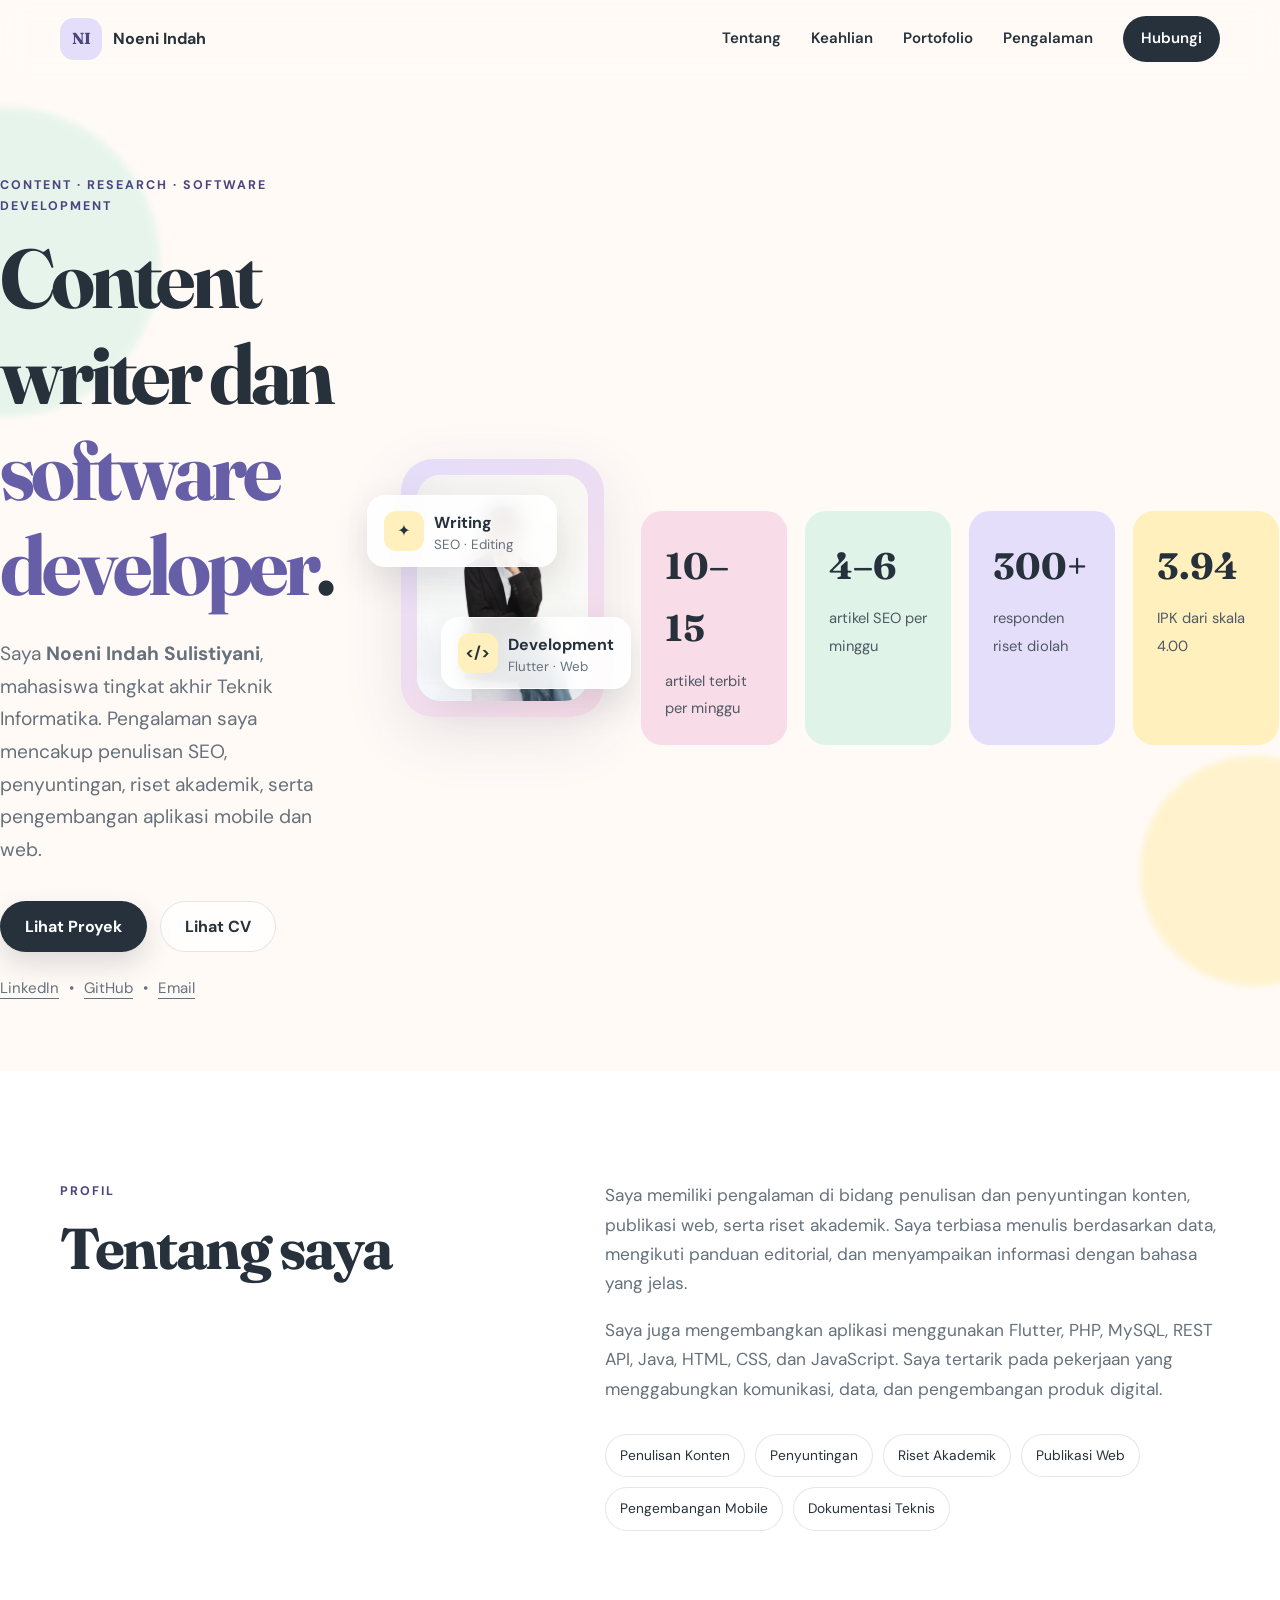
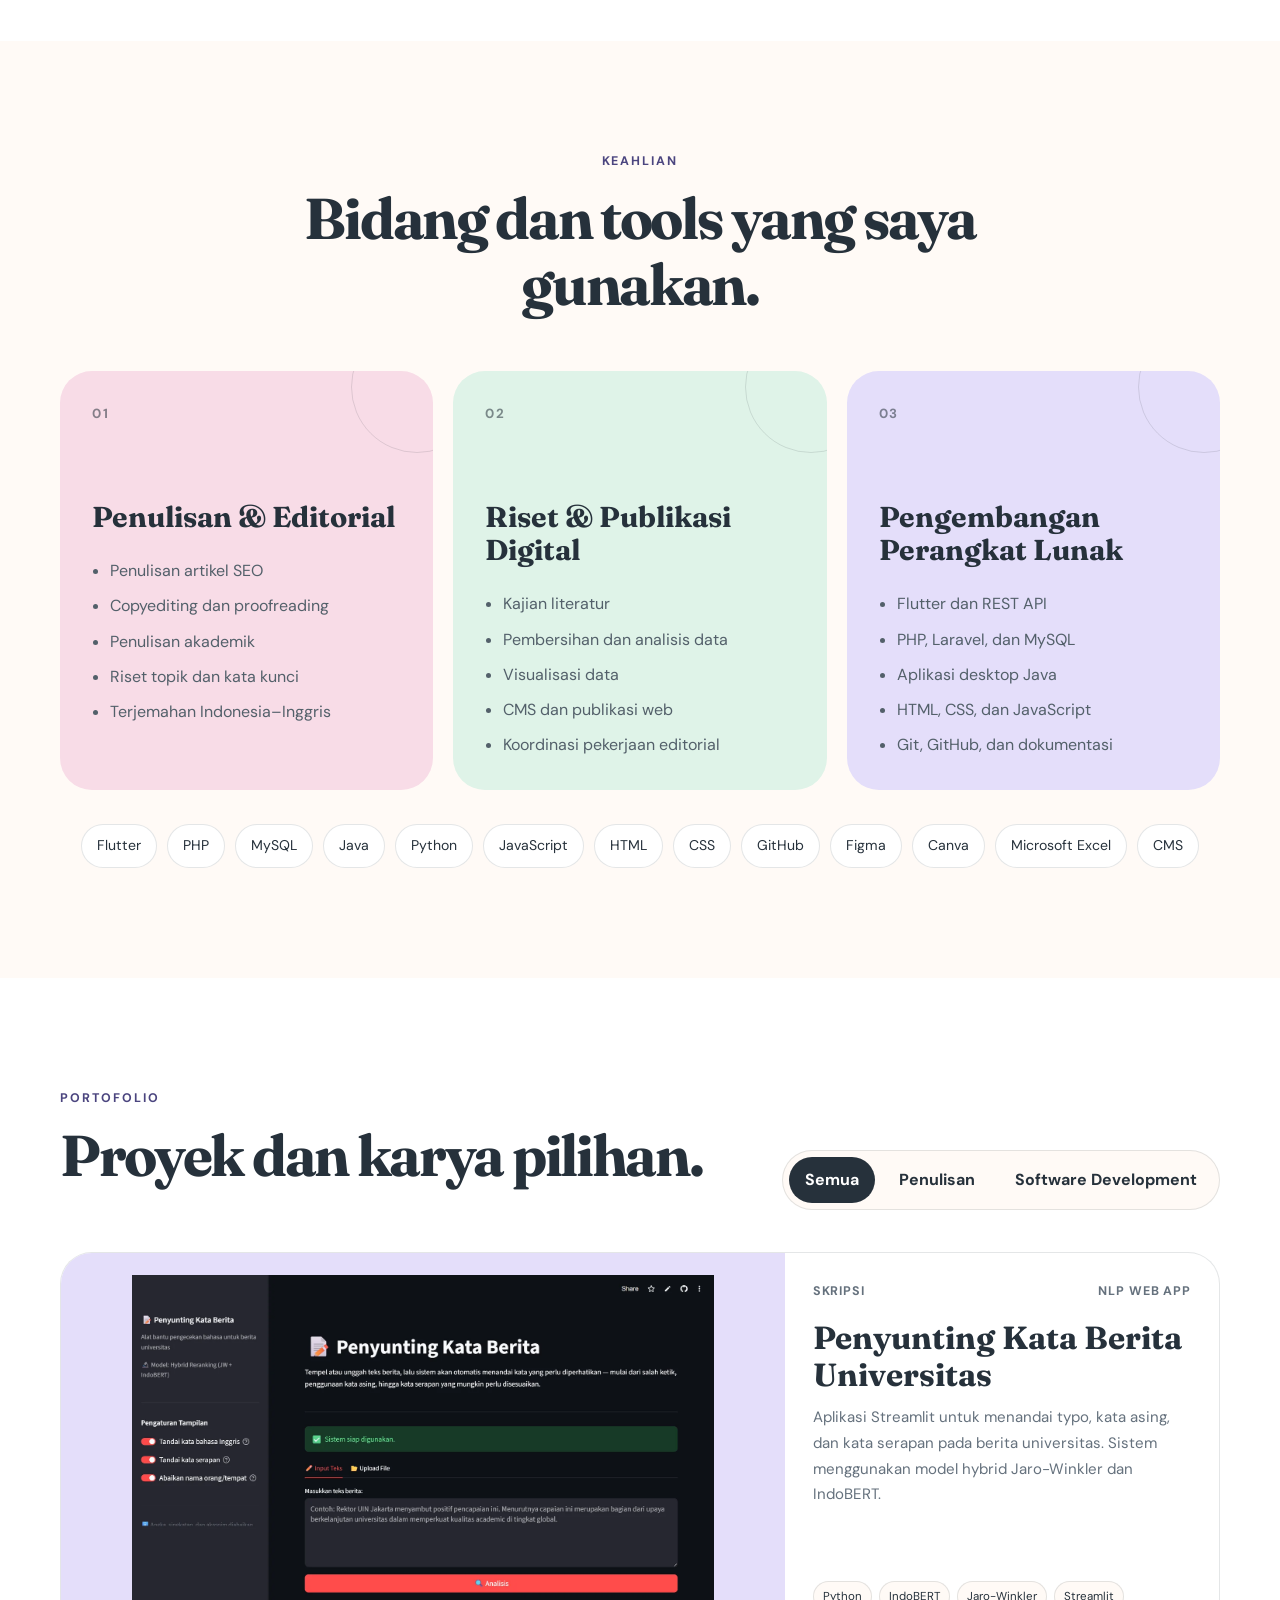
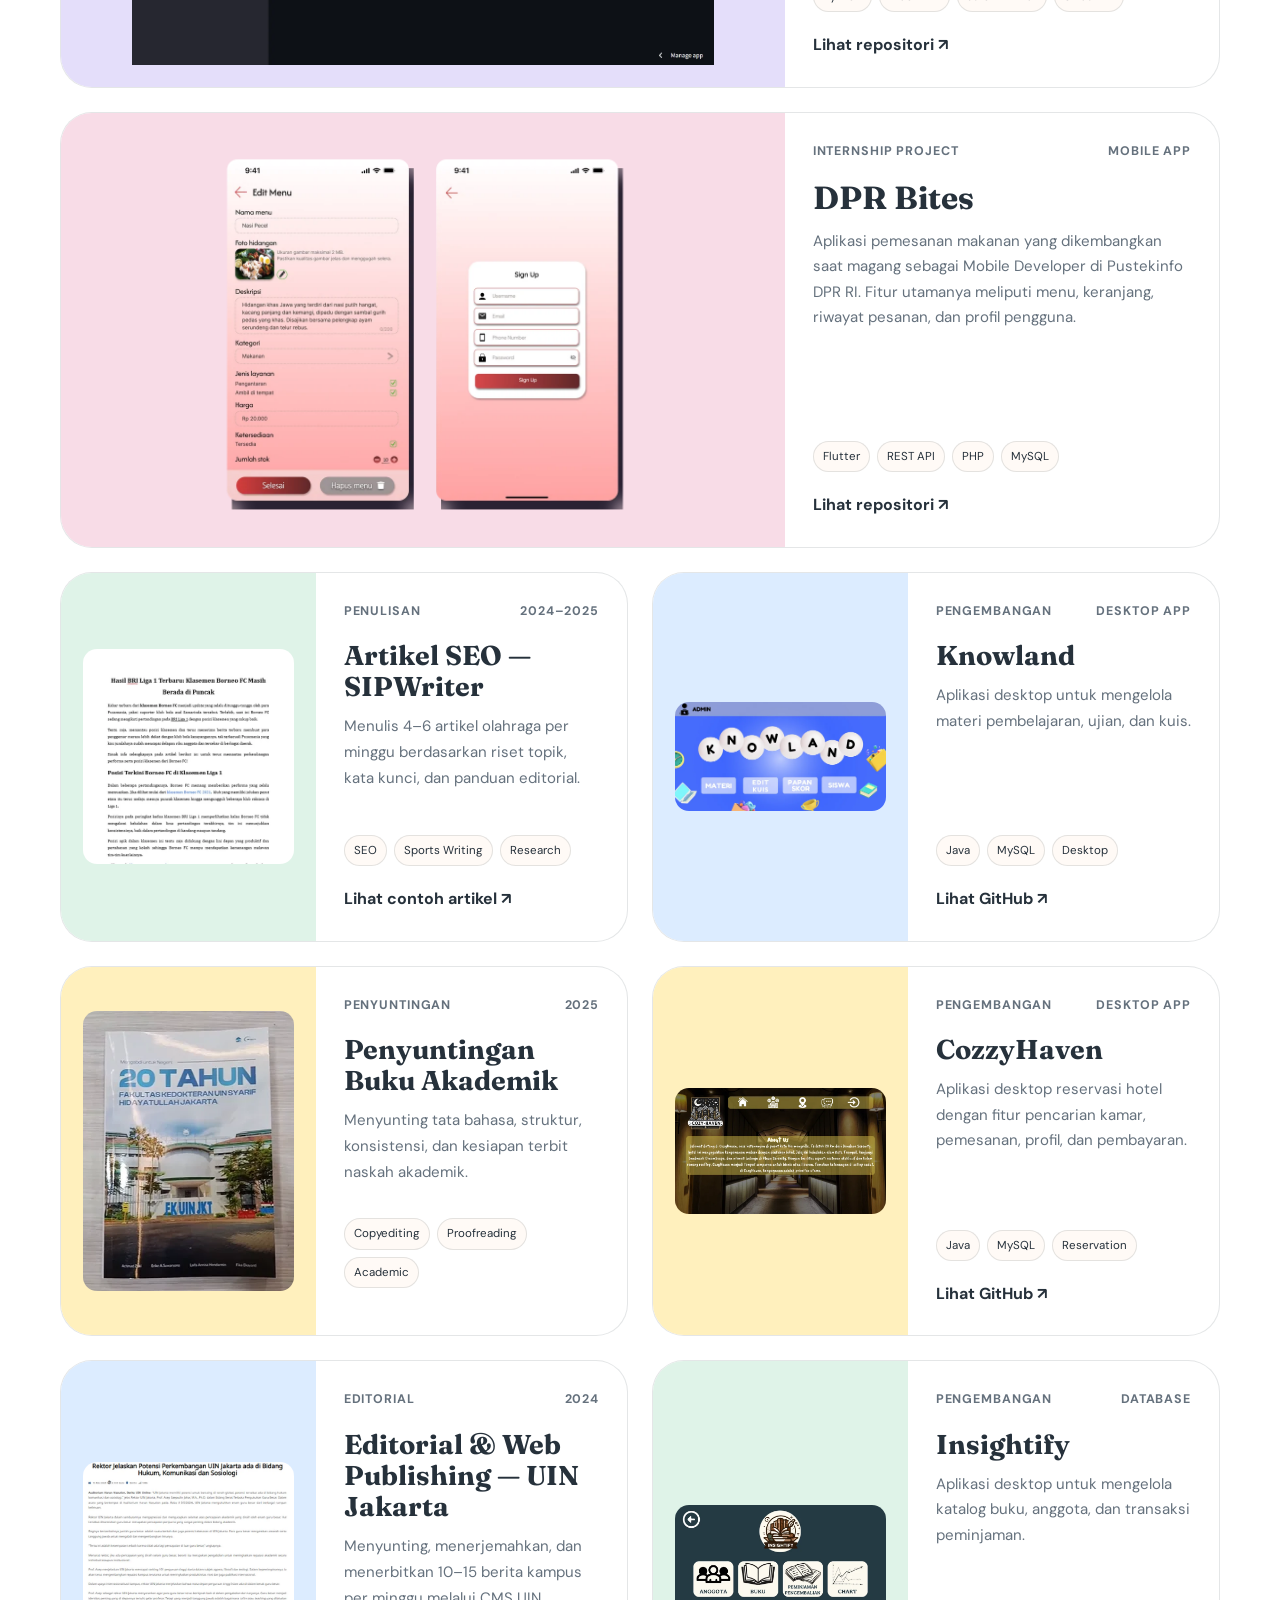
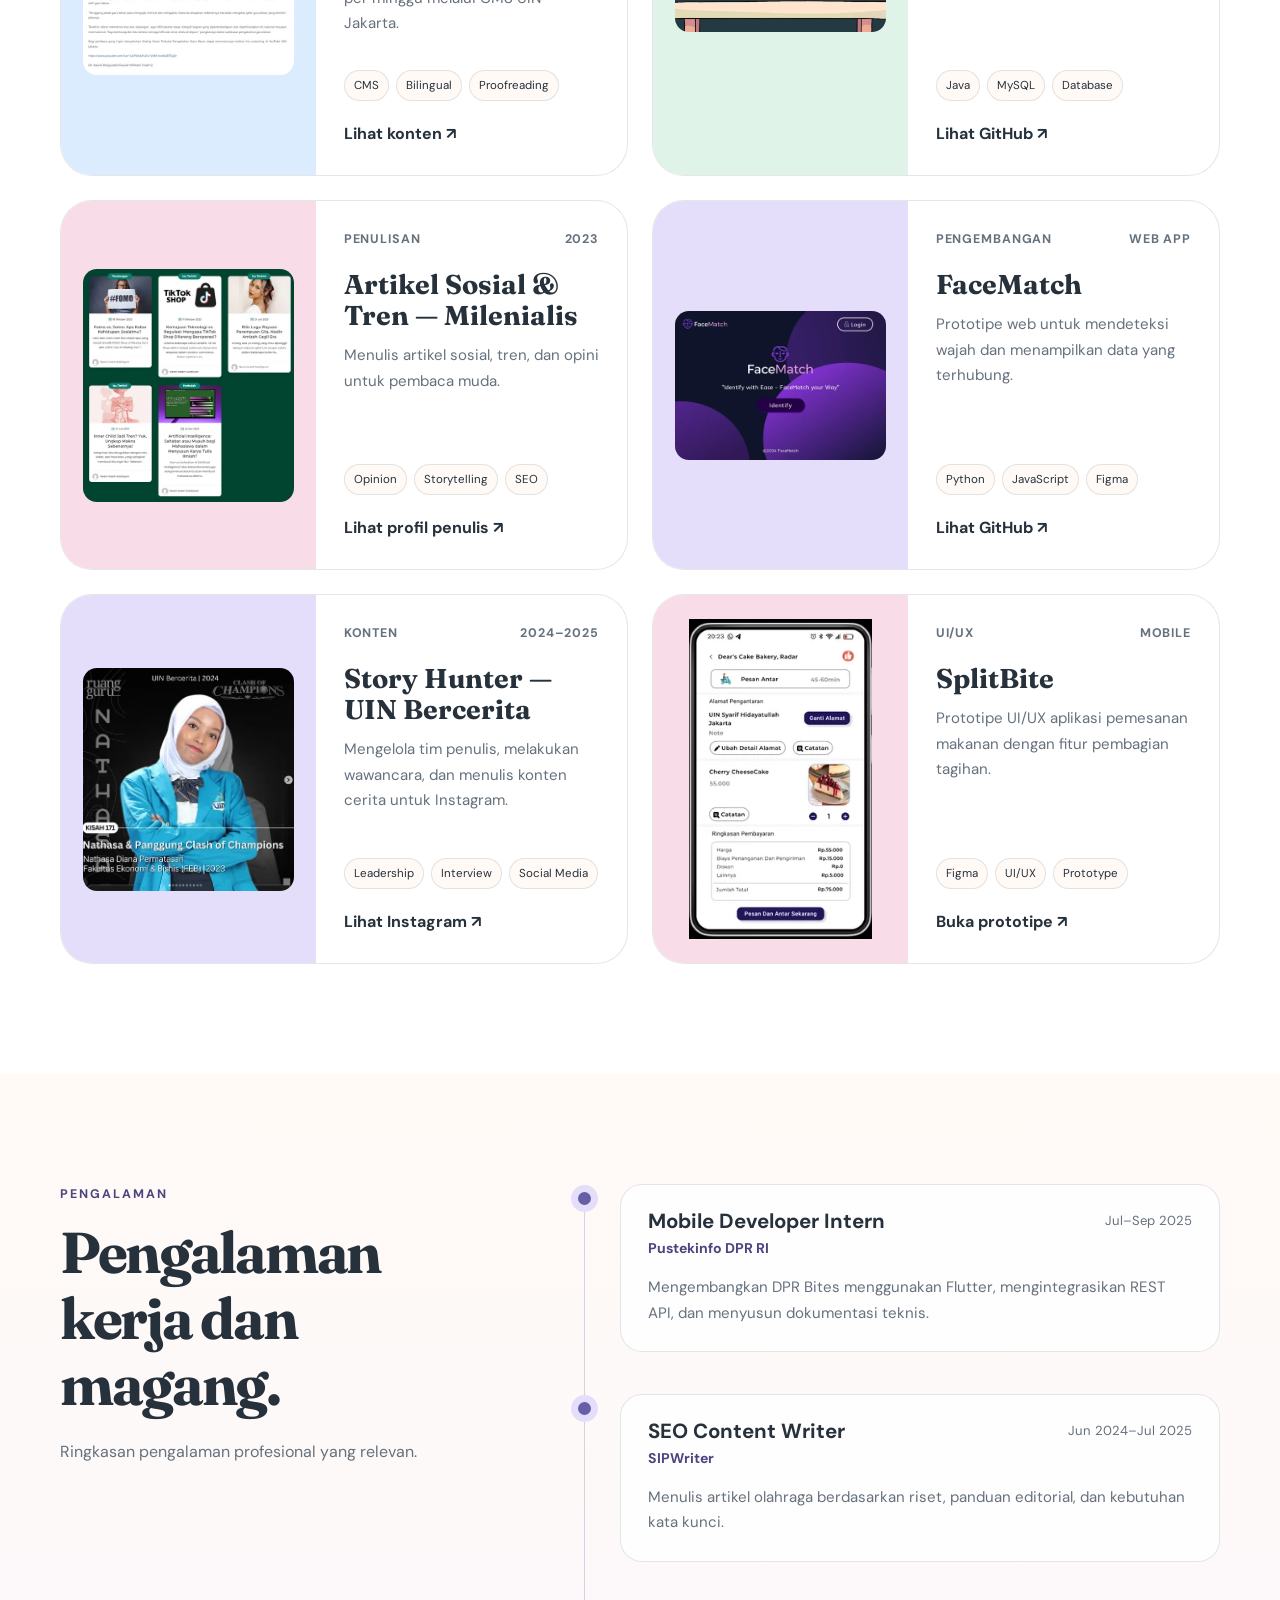
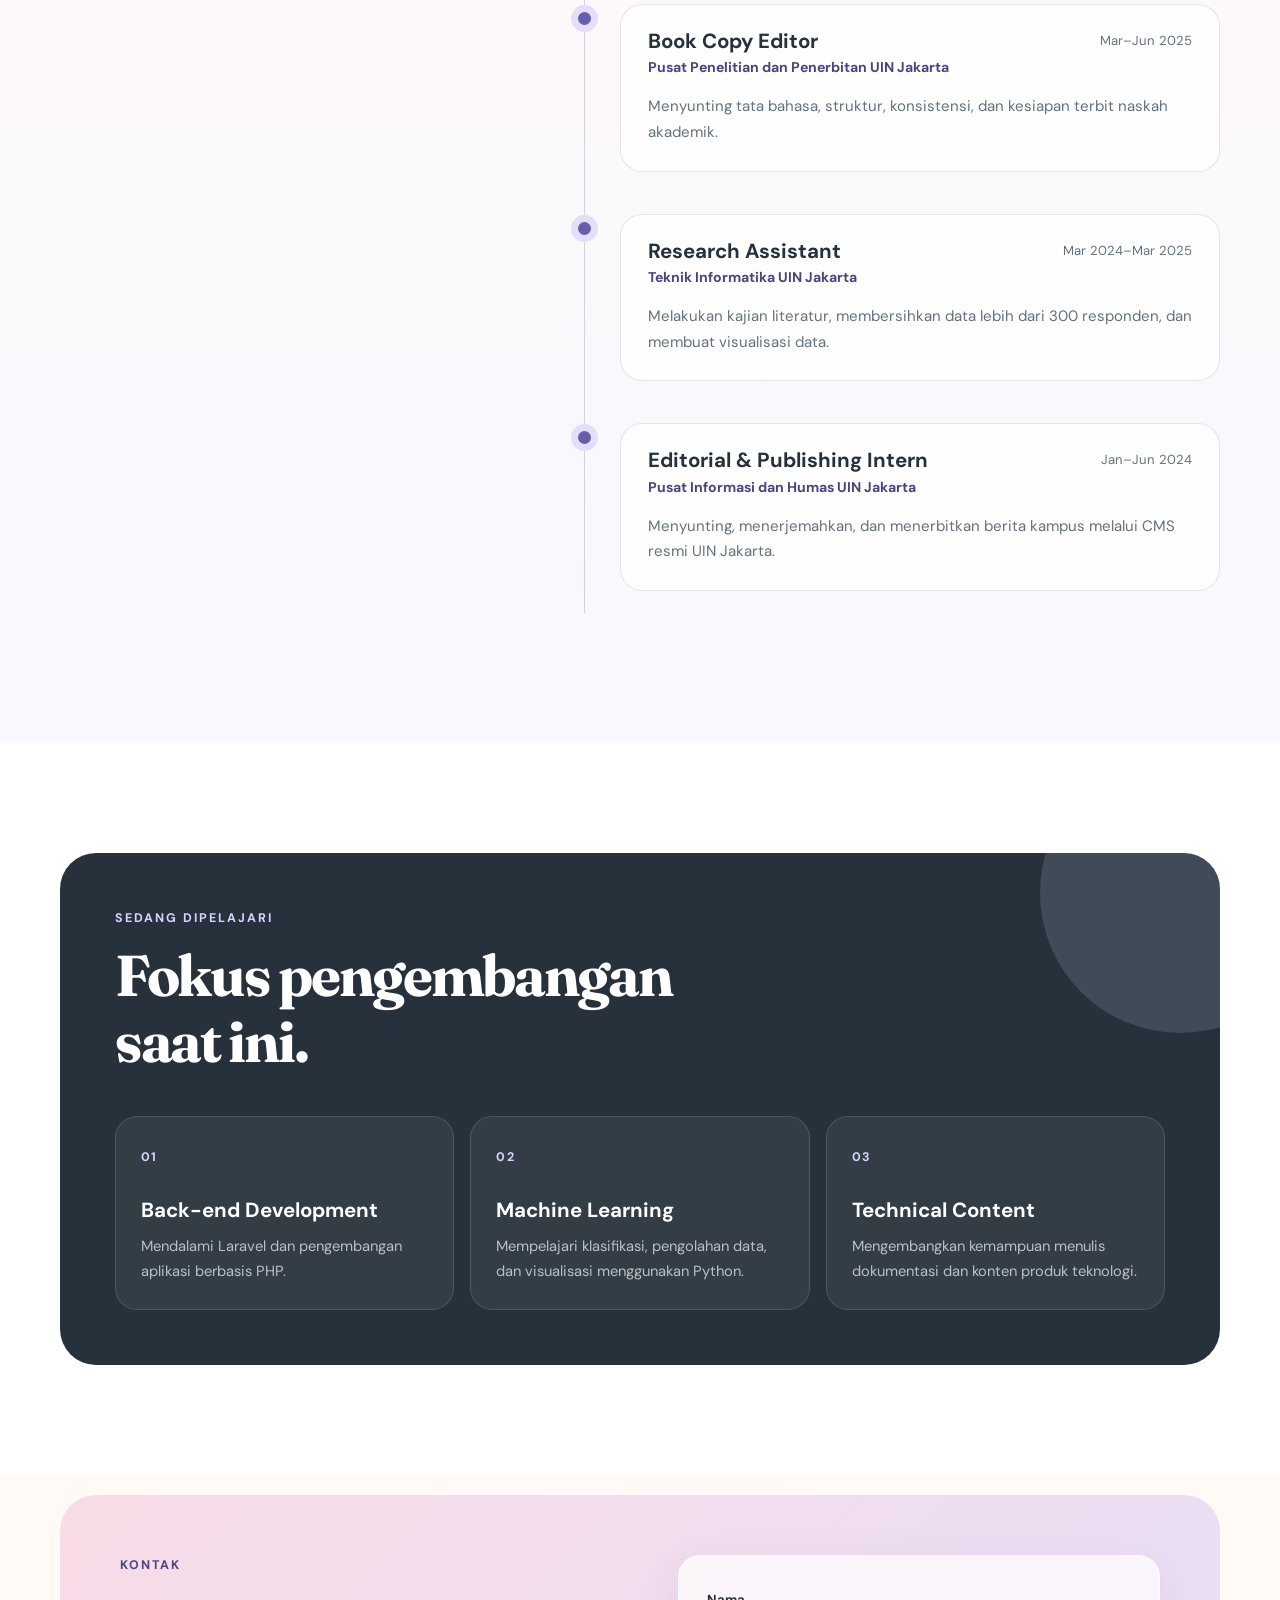
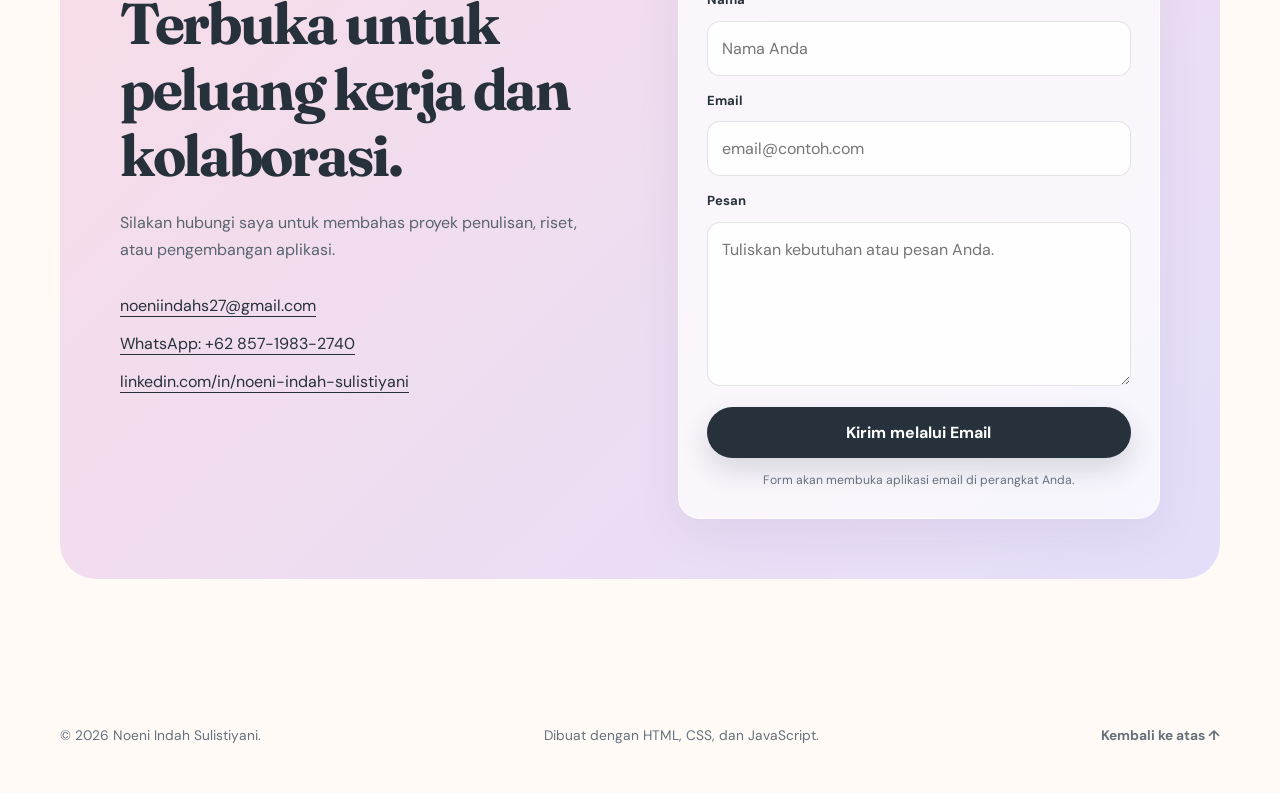
<file: index.html>
<!doctype html>
<html lang="id">
<head>
<meta charset="utf-8"/>
<meta content="width=device-width, initial-scale=1" name="viewport"/>
<meta content="Portofolio Noeni Indah Sulistiyani di bidang penulisan, penyuntingan, riset, dan pengembangan perangkat lunak." name="description"/>
<meta content="Noeni Indah Sulistiyani, content writer, editor, SEO writer, software developer, Flutter, Java, PHP, portfolio" name="keywords"/>
<meta content="Noeni Indah Sulistiyani" name="author"/>
<meta content="#fff8f3" name="theme-color"/>
<meta content="Noeni Indah Sulistiyani | Portofolio" property="og:title"/>
<meta content="Content writer, editor, researcher, dan software developer." property="og:description"/>
<meta content="website" property="og:type"/>
<title>Noeni Indah Sulistiyani | Portofolio</title>
<link href="https://fonts.googleapis.com" rel="preconnect"/>
<link crossorigin="" href="https://fonts.gstatic.com" rel="preconnect"/>
<link href="https://fonts.googleapis.com/css2?family=DM+Sans:wght@400;500;600;700&amp;family=Fraunces:opsz,wght@9..144,600;9..144,700&amp;display=swap" rel="stylesheet"/>
<link href="style.css" rel="stylesheet"/>
<script type="application/ld+json">
{
  "@context": "https://schema.org",
  "@type": "Person",
  "name": "Noeni Indah Sulistiyani",
  "jobTitle": "Content Writer and Software Developer",
  "email": "mailto:noeniindahs27@gmail.com",
  "url": "https://noeniis.github.io",
  "sameAs": [
    "https://www.linkedin.com/in/noeni-indah-sulistiyani/",
    "https://github.com/noeniis"
  ]
}
  </script>
</head>
<body>
<a class="skip-link" href="#main-content">Lewati ke konten utama</a>
<header class="site-header" id="top">
<nav aria-label="Navigasi utama" class="nav container">
<a aria-label="Beranda Noeni" class="brand" href="#top">
<span class="brand-mark">NI</span>
<span>Noeni Indah</span>
</a>
<button aria-controls="nav-menu" aria-expanded="false" aria-label="Buka menu" class="nav-toggle" type="button">
<span></span><span></span><span></span>
</button>
<div class="nav-menu" id="nav-menu">
<a href="#about">Tentang</a>
<a href="#skills">Keahlian</a>
<a href="#portfolio">Portofolio</a>
<a href="#experience">Pengalaman</a>
<a class="nav-cta" href="#contact">Hubungi</a>
</div>
</nav>
</header>
<main id="main-content">
<section class="hero section">
<div aria-hidden="true" class="hero-blob hero-blob-one"></div>
<div aria-hidden="true" class="hero-blob hero-blob-two"></div>
<div class="container hero-grid">
<div class="hero-copy reveal">
<p class="eyebrow">Content · Research · Software Development</p>
<h1>Content writer dan <span>software developer</span>.</h1>
<p class="hero-lead">Saya <strong>Noeni Indah Sulistiyani</strong>, mahasiswa tingkat akhir Teknik Informatika. Pengalaman saya mencakup penulisan SEO, penyuntingan, riset akademik, serta pengembangan aplikasi mobile dan web.</p>
<div class="hero-actions">
<a class="btn btn-primary" href="#portfolio">Lihat Proyek</a>
<a class="btn btn-secondary" href="assets/documents/Noeni-Indah-Sulistiyani-CV.pdf" rel="noopener" target="_blank">Lihat CV</a>
</div>
<div aria-label="Tautan profesional" class="hero-socials">
<a href="https://www.linkedin.com/in/noeni-indah-sulistiyani/" rel="noopener" target="_blank">LinkedIn</a>
<span aria-hidden="true">•</span>
<a href="https://github.com/noeniis" rel="noopener" target="_blank">GitHub</a>
<span aria-hidden="true">•</span>
<a href="mailto:noeniindahs27@gmail.com">Email</a>
</div>
</div>
<div class="hero-visual reveal">
<div class="portrait-card">
<img alt="Foto profesional Noeni Indah Sulistiyani" height="1130" src="assets/images/profile.webp" width="853"/>
<div class="floating-note note-writing">
<span class="note-icon">✦</span>
<strong>Writing</strong>
<small>SEO · Editing</small>
</div>
<div class="floating-note note-coding">
<span class="note-icon">&lt;/&gt;</span>
<strong>Development</strong>
<small>Flutter · Web</small>
</div>
</div>
</div>
</div>
<div aria-label="Pencapaian singkat" class="container stats-grid reveal">
<article class="stat-card pastel-pink">
<strong>10–15</strong>
<span>artikel terbit per minggu</span>
</article>
<article class="stat-card pastel-mint">
<strong>4–6</strong>
<span>artikel SEO per minggu</span>
</article>
<article class="stat-card pastel-lavender">
<strong>300+</strong>
<span>responden riset diolah</span>
</article>
<article class="stat-card pastel-yellow">
<strong>3.94</strong>
<span>IPK dari skala 4.00</span>
</article>
</div>
</section>
<section class="section about" id="about">
<div class="container about-grid">
<div class="section-heading reveal">
<p class="eyebrow">Profil</p>
<h2>Tentang saya</h2>
</div>
<div class="about-copy reveal">
<p>Saya memiliki pengalaman di bidang penulisan dan penyuntingan konten, publikasi web, serta riset akademik. Saya terbiasa menulis berdasarkan data, mengikuti panduan editorial, dan menyampaikan informasi dengan bahasa yang jelas.</p>
<p>Saya juga mengembangkan aplikasi menggunakan Flutter, PHP, MySQL, REST API, Java, HTML, CSS, dan JavaScript. Saya tertarik pada pekerjaan yang menggabungkan komunikasi, data, dan pengembangan produk digital.</p>
<div aria-label="Bidang utama" class="about-tags">
<span>Penulisan Konten</span>
<span>Penyuntingan</span>
<span>Riset Akademik</span>
<span>Publikasi Web</span>
<span>Pengembangan Mobile</span>
<span>Dokumentasi Teknis</span>
</div>
</div>
</div>
</section>
<section class="section skills-section" id="skills">
<div class="container">
<div class="section-heading centered reveal">
<p class="eyebrow">Keahlian</p>
<h2>Bidang dan tools yang saya gunakan.</h2>
</div>
<div class="skills-grid">
<article class="skill-panel pastel-pink reveal">
<div class="skill-number">01</div>
<h3>Penulisan &amp; Editorial</h3>
<ul><li>Penulisan artikel SEO</li><li>Copyediting dan proofreading</li><li>Penulisan akademik</li><li>Riset topik dan kata kunci</li><li>Terjemahan Indonesia–Inggris</li></ul>
</article>
<article class="skill-panel pastel-mint reveal">
<div class="skill-number">02</div>
<h3>Riset &amp; Publikasi Digital</h3>
<ul><li>Kajian literatur</li><li>Pembersihan dan analisis data</li><li>Visualisasi data</li><li>CMS dan publikasi web</li><li>Koordinasi pekerjaan editorial</li></ul>
</article>
<article class="skill-panel pastel-lavender reveal">
<div class="skill-number">03</div>
<h3>Pengembangan Perangkat Lunak</h3>
<ul><li>Flutter dan REST API</li><li>PHP, Laravel, dan MySQL</li><li>Aplikasi desktop Java</li><li>HTML, CSS, dan JavaScript</li><li>Git, GitHub, dan dokumentasi</li></ul>
</article>
</div>
<div aria-label="Perangkat yang digunakan" class="tool-cloud reveal">
<span>Flutter</span><span>PHP</span><span>MySQL</span><span>Java</span><span>Python</span><span>JavaScript</span><span>HTML</span><span>CSS</span><span>GitHub</span><span>Figma</span><span>Canva</span><span>Microsoft Excel</span><span>CMS</span>
</div>
</div>
</section>
<section class="section portfolio-section" id="portfolio">
<div class="container">
<div class="portfolio-head reveal">
<div class="section-heading">
<p class="eyebrow">Portofolio</p>
<h2>Proyek dan karya pilihan.</h2>
</div>
<div aria-label="Filter portofolio" class="filter-group" role="group">
<button class="filter-btn active" data-filter="all" type="button">Semua</button>
<button class="filter-btn" data-filter="writing" type="button">Penulisan</button>
<button class="filter-btn" data-filter="coding" type="button">Software Development</button>
</div>
</div>
<div class="portfolio-grid"><article class="project-card featured reveal" data-category="coding">
<div class="project-image pastel-lavender">
<img alt="Tampilan aplikasi Penyunting Kata Berita Universitas" loading="lazy" src="assets/images/berita-universitas.webp"/>
</div>
<div class="project-body">
<div class="project-meta"><span>Skripsi</span><span>NLP Web App</span></div>
<h3>Penyunting Kata Berita Universitas</h3>
<p>Aplikasi Streamlit untuk menandai typo, kata asing, dan kata serapan pada berita universitas. Sistem menggunakan model hybrid Jaro-Winkler dan IndoBERT.</p>
<div class="project-tags"><span>Python</span><span>IndoBERT</span><span>Jaro-Winkler</span><span>Streamlit</span></div>
<a class="text-link" href="https://github.com/noeniis/berita_universitas" rel="noopener" target="_blank">Lihat repositori <span aria-hidden="true">↗</span></a>
</div>
</article><article class="project-card featured reveal" data-category="coding">
<div class="project-image pastel-pink">
<img alt="Tampilan aplikasi mobile DPR Bites" loading="lazy" src="assets/images/dpr-bites.webp"/>
</div>
<div class="project-body">
<div class="project-meta"><span>Internship Project</span><span>Mobile App</span></div>
<h3>DPR Bites</h3>
<p>Aplikasi pemesanan makanan yang dikembangkan saat magang sebagai Mobile Developer di Pustekinfo DPR RI. Fitur utamanya meliputi menu, keranjang, riwayat pesanan, dan profil pengguna.</p>
<div class="project-tags"><span>Flutter</span><span>REST API</span><span>PHP</span><span>MySQL</span></div>
<a class="text-link" href="https://github.com/noeniis/dpr_bites" rel="noopener" target="_blank">Lihat repositori <span aria-hidden="true">↗</span></a>
</div>
</article>
<article class="project-card reveal" data-category="writing">
<div class="project-image pastel-mint">
<img alt="Cuplikan artikel SEO SIPWriter" loading="lazy" src="assets/images/sipwriter.webp"/>
</div>
<div class="project-body">
<div class="project-meta"><span>Penulisan</span><span>2024–2025</span></div>
<h3>Artikel SEO — SIPWriter</h3>
<p>Menulis 4–6 artikel olahraga per minggu berdasarkan riset topik, kata kunci, dan panduan editorial.</p>
<div class="project-tags"><span>SEO</span><span>Sports Writing</span><span>Research</span></div>
<a class="text-link" href="https://bit.ly/sipwriterNoeni" rel="noopener" target="_blank">Lihat contoh artikel <span aria-hidden="true">↗</span></a>
</div>
</article>
<article class="project-card reveal" data-category="coding">
<div class="project-image pastel-blue">
<img alt="Tampilan aplikasi pembelajaran Knowland" loading="lazy" src="assets/images/knowland.webp"/>
</div>
<div class="project-body">
<div class="project-meta"><span>Pengembangan</span><span>Desktop App</span></div>
<h3>Knowland</h3>
<p>Aplikasi desktop untuk mengelola materi pembelajaran, ujian, dan kuis.</p>
<div class="project-tags"><span>Java</span><span>MySQL</span><span>Desktop</span></div>
<a class="text-link" href="https://github.com/noeniis" rel="noopener" target="_blank">Lihat GitHub <span aria-hidden="true">↗</span></a>
</div>
</article>
<article class="project-card reveal" data-category="writing">
<div class="project-image pastel-yellow">
<img alt="Buku akademik yang disunting" loading="lazy" src="assets/images/book-editing.webp"/>
</div>
<div class="project-body">
<div class="project-meta"><span>Penyuntingan</span><span>2025</span></div>
<h3>Penyuntingan Buku Akademik</h3>
<p>Menyunting tata bahasa, struktur, konsistensi, dan kesiapan terbit naskah akademik.</p>
<div class="project-tags"><span>Copyediting</span><span>Proofreading</span><span>Academic</span></div>
</div>
</article>
<article class="project-card reveal" data-category="coding">
<div class="project-image pastel-yellow">
<img alt="Tampilan aplikasi reservasi hotel CozzyHaven" loading="lazy" src="assets/images/cozzyhaven.webp"/>
</div>
<div class="project-body">
<div class="project-meta"><span>Pengembangan</span><span>Desktop App</span></div>
<h3>CozzyHaven</h3>
<p>Aplikasi desktop reservasi hotel dengan fitur pencarian kamar, pemesanan, profil, dan pembayaran.</p>
<div class="project-tags"><span>Java</span><span>MySQL</span><span>Reservation</span></div>
<a class="text-link" href="https://github.com/noeniis" rel="noopener" target="_blank">Lihat GitHub <span aria-hidden="true">↗</span></a>
</div>
</article>
<article class="project-card reveal" data-category="writing">
<div class="project-image pastel-blue">
<img alt="Cuplikan artikel berita UIN Jakarta" loading="lazy" src="assets/images/uin-editorial.webp"/>
</div>
<div class="project-body">
<div class="project-meta"><span>Editorial</span><span>2024</span></div>
<h3>Editorial &amp; Web Publishing — UIN Jakarta</h3>
<p>Menyunting, menerjemahkan, dan menerbitkan 10–15 berita kampus per minggu melalui CMS UIN Jakarta.</p>
<div class="project-tags"><span>CMS</span><span>Bilingual</span><span>Proofreading</span></div>
<a class="text-link" href="https://bit.ly/beritaUINNoeni" rel="noopener" target="_blank">Lihat konten <span aria-hidden="true">↗</span></a>
</div>
</article>
<article class="project-card reveal" data-category="coding">
<div class="project-image pastel-mint">
<img alt="Tampilan perpustakaan digital Insightify" loading="lazy" src="assets/images/insightify.webp"/>
</div>
<div class="project-body">
<div class="project-meta"><span>Pengembangan</span><span>Database</span></div>
<h3>Insightify</h3>
<p>Aplikasi desktop untuk mengelola katalog buku, anggota, dan transaksi peminjaman.</p>
<div class="project-tags"><span>Java</span><span>MySQL</span><span>Database</span></div>
<a class="text-link" href="https://github.com/noeniis" rel="noopener" target="_blank">Lihat GitHub <span aria-hidden="true">↗</span></a>
</div>
</article>
<article class="project-card reveal" data-category="writing">
<div class="project-image pastel-pink">
<img alt="Kumpulan artikel Noeni di Milenialis" loading="lazy" src="assets/images/milenialis.webp"/>
</div>
<div class="project-body">
<div class="project-meta"><span>Penulisan</span><span>2023</span></div>
<h3>Artikel Sosial &amp; Tren — Milenialis</h3>
<p>Menulis artikel sosial, tren, dan opini untuk pembaca muda.</p>
<div class="project-tags"><span>Opinion</span><span>Storytelling</span><span>SEO</span></div>
<a class="text-link" href="https://milenialis.id/author/noeni-indah-sulistiyani/" rel="noopener" target="_blank">Lihat profil penulis <span aria-hidden="true">↗</span></a>
</div>
</article>
<article class="project-card reveal" data-category="coding">
<div class="project-image pastel-lavender">
<img alt="Tampilan website pengenalan wajah FaceMatch" loading="lazy" src="assets/images/facematch.webp"/>
</div>
<div class="project-body">
<div class="project-meta"><span>Pengembangan</span><span>Web App</span></div>
<h3>FaceMatch</h3>
<p>Prototipe web untuk mendeteksi wajah dan menampilkan data yang terhubung.</p>
<div class="project-tags"><span>Python</span><span>JavaScript</span><span>Figma</span></div>
<a class="text-link" href="https://github.com/noeniis" rel="noopener" target="_blank">Lihat GitHub <span aria-hidden="true">↗</span></a>
</div>
</article>
<article class="project-card reveal" data-category="writing">
<div class="project-image pastel-lavender">
<img alt="Konten Instagram UIN Bercerita" loading="lazy" src="assets/images/uin-bercerita.webp"/>
</div>
<div class="project-body">
<div class="project-meta"><span>Konten</span><span>2024–2025</span></div>
<h3>Story Hunter — UIN Bercerita</h3>
<p>Mengelola tim penulis, melakukan wawancara, dan menulis konten cerita untuk Instagram.</p>
<div class="project-tags"><span>Leadership</span><span>Interview</span><span>Social Media</span></div>
<a class="text-link" href="https://www.instagram.com/uinbercerita/" rel="noopener" target="_blank">Lihat Instagram <span aria-hidden="true">↗</span></a>
</div>
</article>
<article class="project-card reveal" data-category="coding">
<div class="project-image pastel-pink">
<img alt="Tampilan prototipe SplitBite" loading="lazy" src="assets/images/splitbite.webp"/>
</div>
<div class="project-body">
<div class="project-meta"><span>UI/UX</span><span>Mobile</span></div>
<h3>SplitBite</h3>
<p>Prototipe UI/UX aplikasi pemesanan makanan dengan fitur pembagian tagihan.</p>
<div class="project-tags"><span>Figma</span><span>UI/UX</span><span>Prototype</span></div>
<a class="text-link" href="https://www.figma.com/proto/OXzYDsZk25T3Bbr1NCgT6A/Mock-Up-SplitBite?node-id=131-618&amp;p=f&amp;m=draw&amp;scaling=scale-down&amp;content-scaling=fixed&amp;page-id=0%3A1&amp;starting-point-node-id=1%3A2&amp;t=vXgutFdn3vOomRvY-1" rel="noopener" target="_blank">Buka prototipe <span aria-hidden="true">↗</span></a>
</div>
</article>
</div>
</div>
</section>
<section class="section experience-section" id="experience">
<div class="container experience-grid">
<div class="section-heading reveal">
<p class="eyebrow">Pengalaman</p>
<h2>Pengalaman kerja dan magang.</h2>
<p class="section-intro">Ringkasan pengalaman profesional yang relevan.</p>
</div>
<div class="timeline">
<article class="timeline-item reveal">
<div class="timeline-dot"></div>
<div class="timeline-content">
<div class="timeline-top"><h3>Mobile Developer Intern</h3><span>Jul–Sep 2025</span></div>
<p class="timeline-org">Pustekinfo DPR RI</p>
<p>Mengembangkan DPR Bites menggunakan Flutter, mengintegrasikan REST API, dan menyusun dokumentasi teknis.</p>
</div>
</article>
<article class="timeline-item reveal">
<div class="timeline-dot"></div>
<div class="timeline-content">
<div class="timeline-top"><h3>SEO Content Writer</h3><span>Jun 2024–Jul 2025</span></div>
<p class="timeline-org">SIPWriter</p>
<p>Menulis artikel olahraga berdasarkan riset, panduan editorial, dan kebutuhan kata kunci.</p>
</div>
</article>
<article class="timeline-item reveal">
<div class="timeline-dot"></div>
<div class="timeline-content">
<div class="timeline-top"><h3>Book Copy Editor</h3><span>Mar–Jun 2025</span></div>
<p class="timeline-org">Pusat Penelitian dan Penerbitan UIN Jakarta</p>
<p>Menyunting tata bahasa, struktur, konsistensi, dan kesiapan terbit naskah akademik.</p>
</div>
</article>
<article class="timeline-item reveal">
<div class="timeline-dot"></div>
<div class="timeline-content">
<div class="timeline-top"><h3>Research Assistant</h3><span>Mar 2024–Mar 2025</span></div>
<p class="timeline-org">Teknik Informatika UIN Jakarta</p>
<p>Melakukan kajian literatur, membersihkan data lebih dari 300 responden, dan membuat visualisasi data.</p>
</div>
</article>
<article class="timeline-item reveal">
<div class="timeline-dot"></div>
<div class="timeline-content">
<div class="timeline-top"><h3>Editorial &amp; Publishing Intern</h3><span>Jan–Jun 2024</span></div>
<p class="timeline-org">Pusat Informasi dan Humas UIN Jakarta</p>
<p>Menyunting, menerjemahkan, dan menerbitkan berita kampus melalui CMS resmi UIN Jakarta.</p>
</div>
</article>
</div>
</div>
</section>
<section class="section focus-section">
<div class="container focus-card reveal">
<div>
<p class="eyebrow">Sedang Dipelajari</p>
<h2>Fokus pengembangan saat ini.</h2>
</div>
<div class="focus-items">
<article><span>01</span><h3>Back-end Development</h3><p>Mendalami Laravel dan pengembangan aplikasi berbasis PHP.</p></article>
<article><span>02</span><h3>Machine Learning</h3><p>Mempelajari klasifikasi, pengolahan data, dan visualisasi menggunakan Python.</p></article>
<article><span>03</span><h3>Technical Content</h3><p>Mengembangkan kemampuan menulis dokumentasi dan konten produk teknologi.</p></article>
</div>
</div>
</section>
<section class="section contact-section" id="contact">
<div class="container contact-card reveal">
<div class="contact-copy">
<p class="eyebrow">Kontak</p>
<h2>Terbuka untuk peluang kerja dan kolaborasi.</h2>
<p>Silakan hubungi saya untuk membahas proyek penulisan, riset, atau pengembangan aplikasi.</p>
<div class="contact-links">
<a href="mailto:noeniindahs27@gmail.com">noeniindahs27@gmail.com</a>
<a href="https://wa.me/6285719832740" rel="noopener" target="_blank">WhatsApp: +62 857-1983-2740</a>
<a href="https://www.linkedin.com/in/noeni-indah-sulistiyani/" rel="noopener" target="_blank">linkedin.com/in/noeni-indah-sulistiyani</a>
</div>
</div>
<form class="contact-form" id="contact-form">
<label for="name">Nama</label>
<input id="name" name="name" placeholder="Nama Anda" required="" type="text"/>
<label for="email">Email</label>
<input id="email" name="email" placeholder="email@contoh.com" required="" type="email"/>
<label for="message">Pesan</label>
<textarea id="message" name="message" placeholder="Tuliskan kebutuhan atau pesan Anda." required="" rows="5"></textarea>
<button class="btn btn-primary" type="submit">Kirim melalui Email</button>
<p class="form-note">Form akan membuka aplikasi email di perangkat Anda.</p>
</form>
</div>
</section>
</main>
<footer class="site-footer">
<div class="container footer-inner">
<p>© <span id="year"></span> Noeni Indah Sulistiyani.</p>
<p>Dibuat dengan HTML, CSS, dan JavaScript.</p>
<a href="#top">Kembali ke atas ↑</a>
</div>
</footer>
<script src="script.js"></script>
</body>
</html>
</file>
<file: style.css>
:root {
  --bg: #fffaf6;
  --surface: #ffffff;
  --ink: #26313b;
  --muted: #65717d;
  --line: rgba(38, 49, 59, 0.12);
  --accent: #665fa8;
  --accent-dark: #4b457f;
  --pink: #f8dce7;
  --mint: #dff3e8;
  --lavender: #e4defa;
  --yellow: #fff0bd;
  --blue: #dcecff;
  --shadow: 0 18px 60px rgba(75, 69, 127, 0.12);
  --radius-lg: 32px;
  --radius-md: 22px;
  --radius-sm: 14px;
  --container: 1160px;
}

* { box-sizing: border-box; }
html { scroll-behavior: smooth; }
body {
  margin: 0;
  color: var(--ink);
  background: var(--bg);
  font-family: "DM Sans", system-ui, -apple-system, BlinkMacSystemFont, "Segoe UI", sans-serif;
  line-height: 1.7;
  overflow-x: hidden;
}
body.menu-open { overflow: hidden; }
img { display: block; max-width: 100%; }
a { color: inherit; }
button, input, textarea { font: inherit; }
button { color: inherit; }

.skip-link {
  position: fixed;
  top: 10px;
  left: 10px;
  z-index: 1000;
  padding: 10px 14px;
  background: var(--ink);
  color: #fff;
  border-radius: 10px;
  transform: translateY(-160%);
  transition: transform .2s ease;
}
.skip-link:focus { transform: translateY(0); }

.container { width: min(calc(100% - 40px), var(--container)); margin-inline: auto; }
.section { padding: 110px 0; position: relative; }
.eyebrow {
  margin: 0 0 14px;
  color: var(--accent-dark);
  font-size: .78rem;
  font-weight: 700;
  letter-spacing: .16em;
  text-transform: uppercase;
}
h1, h2, h3 { margin-top: 0; line-height: 1.15; }
h1, h2 { font-family: "Fraunces", Georgia, serif; }
h1 { margin-bottom: 24px; font-size: clamp(3.2rem, 6.5vw, 5.8rem); letter-spacing: -.05em; }
h1 span { color: var(--accent); }
h2 { margin-bottom: 20px; font-size: clamp(2.2rem, 4.5vw, 4.4rem); letter-spacing: -.04em; }
h3 { margin-bottom: 12px; font-size: 1.28rem; }
p { margin-top: 0; }

.site-header {
  position: fixed;
  inset: 0 0 auto;
  z-index: 100;
  padding: 16px 0;
  background: rgba(255, 250, 246, .82);
  border-bottom: 1px solid transparent;
  backdrop-filter: blur(14px);
  transition: padding .25s ease, border-color .25s ease, box-shadow .25s ease;
}
.site-header.scrolled {
  padding: 10px 0;
  border-color: var(--line);
  box-shadow: 0 8px 30px rgba(38,49,59,.06);
}
.nav { display: flex; align-items: center; justify-content: space-between; gap: 30px; }
.brand { display: inline-flex; align-items: center; gap: 11px; text-decoration: none; font-weight: 700; }
.brand-mark {
  display: grid;
  place-items: center;
  width: 42px;
  height: 42px;
  border-radius: 14px;
  background: var(--lavender);
  color: var(--accent-dark);
  font-family: "Fraunces", Georgia, serif;
}
.nav-menu { display: flex; align-items: center; gap: 30px; }
.nav-menu a { text-decoration: none; font-size: .94rem; font-weight: 600; }
.nav-menu a:hover { color: var(--accent); }
.nav-cta { padding: 10px 18px; border-radius: 999px; background: var(--ink); color: #fff !important; }
.nav-toggle { display: none; width: 44px; height: 44px; border: 0; border-radius: 14px; background: var(--lavender); cursor: pointer; }
.nav-toggle span { display: block; width: 20px; height: 2px; margin: 4px auto; background: var(--ink); transition: .25s ease; }

.hero { padding-top: 175px; padding-bottom: 70px; min-height: 100vh; display: flex; align-items: center; }
.hero-grid { display: grid; grid-template-columns: 1.15fr .85fr; align-items: center; gap: 70px; }
.hero-lead { max-width: 680px; color: var(--muted); font-size: clamp(1.05rem, 1.5vw, 1.22rem); }
.hero-actions { display: flex; flex-wrap: wrap; gap: 13px; margin: 34px 0 24px; }
.btn {
  display: inline-flex;
  align-items: center;
  justify-content: center;
  min-height: 51px;
  padding: 0 24px;
  border: 1px solid transparent;
  border-radius: 999px;
  text-decoration: none;
  font-weight: 700;
  cursor: pointer;
  transition: transform .2s ease, box-shadow .2s ease, background .2s ease;
}
.btn:hover { transform: translateY(-2px); }
.btn-primary { background: var(--ink); color: #fff; box-shadow: 0 12px 28px rgba(38,49,59,.16); }
.btn-primary:hover { background: var(--accent-dark); }
.btn-secondary { background: rgba(255,255,255,.7); border-color: var(--line); }
.btn-secondary:hover { background: #fff; box-shadow: var(--shadow); }
.hero-socials { display: flex; align-items: center; flex-wrap: wrap; gap: 10px; color: var(--muted); font-size: .94rem; }
.hero-socials a { text-decoration-thickness: 1px; text-underline-offset: 5px; }

.hero-visual { position: relative; }
.portrait-card {
  position: relative;
  width: min(100%, 440px);
  margin-inline: auto;
  padding: 16px;
  background: linear-gradient(145deg, var(--lavender), var(--pink));
  border-radius: 32px;
  box-shadow: var(--shadow);
}
.portrait-card img {
  width: 100%;
  height: auto;
  object-fit: contain;
  object-position: center top;
  border-radius: 24px;
  background: #fff;
}
.floating-note {
  position: absolute;
  display: grid;
  grid-template-columns: auto 1fr;
  column-gap: 10px;
  align-items: center;
  min-width: 190px;
  padding: 13px 16px;
  border: 1px solid rgba(255,255,255,.8);
  border-radius: 18px;
  background: rgba(255,255,255,.88);
  box-shadow: 0 14px 36px rgba(38,49,59,.13);
  backdrop-filter: blur(10px);
}
.floating-note strong, .floating-note small { grid-column: 2; }
.floating-note small { color: var(--muted); line-height: 1.2; }
.note-icon { grid-row: 1 / span 2; display: grid; place-items: center; width: 40px; height: 40px; border-radius: 12px; background: var(--yellow); font-weight: 700; }
.note-writing { top: 14%; left: -17%; }
.note-coding { right: -13%; bottom: 11%; }
.hero-blob { position: absolute; border-radius: 50%; filter: blur(3px); opacity: .72; pointer-events: none; }
.hero-blob-one { width: 310px; height: 310px; top: 10%; left: -150px; background: var(--mint); }
.hero-blob-two { width: 230px; height: 230px; right: -90px; bottom: 8%; background: var(--yellow); }

.stats-grid { display: grid; grid-template-columns: repeat(4, 1fr); gap: 16px; margin-top: 80px; }
.stat-card { min-height: 150px; padding: 24px; border-radius: var(--radius-md); border: 1px solid rgba(255,255,255,.8); }
.stat-card strong { display: block; margin-bottom: 7px; font-family: "Fraunces", Georgia, serif; font-size: 2.3rem; }
.stat-card span { color: #4e5963; font-size: .92rem; }
.pastel-pink { background: var(--pink); }
.pastel-mint { background: var(--mint); }
.pastel-lavender { background: var(--lavender); }
.pastel-yellow { background: var(--yellow); }
.pastel-blue { background: var(--blue); }

.about { background: #fff; }
.about-grid { display: grid; grid-template-columns: .85fr 1.15fr; gap: 90px; align-items: start; }
.section-heading h2 { max-width: 780px; }
.about-copy { color: var(--muted); font-size: 1.08rem; }
.about-tags { display: flex; flex-wrap: wrap; gap: 10px; margin-top: 30px; }
.about-tags span, .tool-cloud span, .project-tags span {
  display: inline-flex;
  align-items: center;
  border: 1px solid var(--line);
  border-radius: 999px;
  background: rgba(255,255,255,.75);
  color: var(--ink);
}
.about-tags span { padding: 9px 14px; font-size: .86rem; }

.skills-section { overflow: hidden; }
.centered { text-align: center; }
.centered h2 { margin-inline: auto; }
.skills-grid { display: grid; grid-template-columns: repeat(3, 1fr); gap: 20px; margin-top: 52px; }
.skill-panel { min-height: 410px; padding: 32px; border-radius: var(--radius-lg); position: relative; overflow: hidden; }
.skill-number { margin-bottom: 75px; color: rgba(38,49,59,.55); font-size: .83rem; font-weight: 700; letter-spacing: .12em; }
.skill-panel h3 { font-family: "Fraunces", Georgia, serif; font-size: 1.8rem; }
.skill-panel ul { margin: 24px 0 0; padding-left: 18px; color: #53606a; }
.skill-panel li + li { margin-top: 8px; }
.skill-panel::after { content: ""; position: absolute; width: 130px; height: 130px; border: 1px solid rgba(38,49,59,.13); border-radius: 50%; right: -50px; top: -50px; }
.tool-cloud { display: flex; flex-wrap: wrap; justify-content: center; gap: 10px; margin-top: 34px; }
.tool-cloud span { padding: 9px 15px; background: #fff; font-size: .88rem; }

.portfolio-section { background: #fff; }
.portfolio-head { display: flex; align-items: end; justify-content: space-between; gap: 40px; margin-bottom: 42px; }
.filter-group { display: flex; flex-wrap: wrap; gap: 8px; padding: 6px; border: 1px solid var(--line); border-radius: 999px; background: var(--bg); }
.filter-btn { padding: 9px 16px; border: 0; border-radius: 999px; background: transparent; font-weight: 700; cursor: pointer; }
.filter-btn.active { background: var(--ink); color: #fff; }
.portfolio-grid { display: grid; grid-template-columns: repeat(2, 1fr); gap: 24px; }
.project-card { display: grid; grid-template-columns: .9fr 1.1fr; min-height: 370px; border: 1px solid var(--line); border-radius: var(--radius-lg); background: #fff; overflow: hidden; transition: transform .25s ease, box-shadow .25s ease, opacity .25s ease; }
.project-card:hover { transform: translateY(-5px); box-shadow: var(--shadow); }
.project-card.featured {
  grid-column: 1 / -1;
  grid-template-columns: 1.25fr .75fr;
  min-height: 430px;
}
.project-card.featured .project-image { min-height: 430px; }
.project-card.featured .project-image img { max-height: 390px; }
.project-card.featured .project-body h3 { font-size: 2rem; }
.project-card.hidden { display: none; }
.project-image { min-height: 100%; padding: 22px; display: grid; place-items: center; }
.project-image img { width: 100%; max-height: 320px; object-fit: contain; border-radius: 14px; }
.project-body { display: flex; flex-direction: column; padding: 28px; }
.project-meta { display: flex; justify-content: space-between; gap: 15px; margin-bottom: 18px; color: var(--muted); font-size: .78rem; font-weight: 700; letter-spacing: .07em; text-transform: uppercase; }
.project-body h3 { font-family: "Fraunces", Georgia, serif; font-size: 1.7rem; }
.project-body p { color: var(--muted); font-size: .94rem; }
.project-tags { display: flex; flex-wrap: wrap; gap: 7px; margin: auto 0 19px; padding-top: 18px; }
.project-tags span { padding: 5px 9px; background: var(--bg); font-size: .72rem; }
.text-link { font-weight: 700; text-decoration: none; }
.text-link:hover { color: var(--accent); }

.experience-section { background: linear-gradient(180deg, var(--bg), #f9f7ff); }
.experience-grid { display: grid; grid-template-columns: .8fr 1.2fr; gap: 90px; align-items: start; }
.section-intro { color: var(--muted); }
.timeline { position: relative; }
.timeline::before { content: ""; position: absolute; top: 8px; bottom: 20px; left: 6px; width: 1px; background: rgba(102,95,168,.25); }
.timeline-item { position: relative; padding: 0 0 42px 42px; }
.timeline-dot { position: absolute; left: 0; top: 8px; width: 13px; height: 13px; border-radius: 50%; background: var(--accent); box-shadow: 0 0 0 7px var(--lavender); }
.timeline-content { padding: 25px 27px; border: 1px solid var(--line); border-radius: var(--radius-md); background: rgba(255,255,255,.8); }
.timeline-top { display: flex; justify-content: space-between; gap: 20px; }
.timeline-top h3 { margin-bottom: 3px; }
.timeline-top span { color: var(--muted); font-size: .82rem; white-space: nowrap; }
.timeline-org { color: var(--accent-dark); font-weight: 700; font-size: .88rem; }
.timeline-content > p:last-child { margin-bottom: 0; color: var(--muted); font-size: .94rem; }

.focus-section { background: #fff; }
.focus-card { padding: 55px; border-radius: 36px; background: var(--ink); color: #fff; overflow: hidden; position: relative; }
.focus-card::after { content: ""; position: absolute; right: -100px; top: -100px; width: 280px; height: 280px; border-radius: 50%; background: var(--lavender); opacity: .14; }
.focus-card .eyebrow { color: #d8d4ff; }
.focus-card h2 { max-width: 630px; }
.focus-items { display: grid; grid-template-columns: repeat(3, 1fr); gap: 16px; margin-top: 40px; position: relative; z-index: 1; }
.focus-items article { padding: 25px; border: 1px solid rgba(255,255,255,.13); border-radius: var(--radius-md); background: rgba(255,255,255,.06); }
.focus-items span { color: #d8d4ff; font-size: .78rem; font-weight: 700; letter-spacing: .12em; }
.focus-items h3 { margin-top: 30px; }
.focus-items p { margin-bottom: 0; color: rgba(255,255,255,.68); font-size: .92rem; }

.contact-section { padding-top: 20px; }
.contact-card { display: grid; grid-template-columns: 1fr 1fr; gap: 75px; padding: 60px; border-radius: 36px; background: linear-gradient(135deg, var(--pink), var(--lavender)); }
.contact-copy > p:not(.eyebrow) { color: #59646e; }
.contact-links { display: grid; gap: 11px; margin-top: 28px; }
.contact-links a { width: fit-content; text-decoration-thickness: 1px; text-underline-offset: 5px; }
.contact-form { display: grid; gap: 9px; padding: 28px; border: 1px solid rgba(255,255,255,.75); border-radius: var(--radius-md); background: rgba(255,255,255,.72); box-shadow: 0 15px 45px rgba(75,69,127,.08); }
.contact-form label { margin-top: 5px; font-size: .82rem; font-weight: 700; }
.contact-form input, .contact-form textarea { width: 100%; border: 1px solid rgba(38,49,59,.13); border-radius: 13px; background: rgba(255,255,255,.86); padding: 13px 14px; outline: none; }
.contact-form input:focus, .contact-form textarea:focus { border-color: var(--accent); box-shadow: 0 0 0 4px rgba(102,95,168,.10); }
.contact-form textarea { resize: vertical; }
.contact-form .btn { margin-top: 12px; width: 100%; }
.form-note { margin: 3px 0 0; color: var(--muted); font-size: .76rem; text-align: center; }

.site-footer { padding: 35px 0 45px; }
.footer-inner { display: flex; align-items: center; justify-content: space-between; gap: 25px; color: var(--muted); font-size: .86rem; }
.footer-inner p { margin: 0; }
.footer-inner a { text-decoration: none; font-weight: 700; }

.reveal { opacity: 0; transform: translateY(24px); transition: opacity .65s ease, transform .65s ease; }
.reveal.visible { opacity: 1; transform: translateY(0); }

@media (max-width: 1020px) {
  .hero-grid, .about-grid, .experience-grid, .contact-card { grid-template-columns: 1fr; }
  .hero-grid { gap: 80px; }
  .hero-copy { max-width: 760px; }
  .hero-visual { width: min(100%, 560px); margin-inline: auto; }
  .about-grid, .experience-grid, .contact-card { gap: 45px; }
  .skills-grid { grid-template-columns: 1fr; }
  .skill-panel { min-height: auto; }
  .skill-number { margin-bottom: 45px; }
  .portfolio-grid { grid-template-columns: 1fr; }
  .project-card, .project-card.featured { grid-template-columns: .85fr 1.15fr; }
  .focus-items { grid-template-columns: 1fr; }
  .stats-grid { grid-template-columns: repeat(2, 1fr); }
}

@media (max-width: 760px) {
  .container { width: min(calc(100% - 28px), var(--container)); }
  .section { padding: 78px 0; }
  .site-header { padding: 10px 0; }
  .nav-toggle { display: block; }
  .nav-menu {
    position: fixed;
    top: 70px;
    right: 14px;
    left: 14px;
    display: grid;
    gap: 7px;
    padding: 18px;
    border: 1px solid var(--line);
    border-radius: 22px;
    background: rgba(255,250,246,.98);
    box-shadow: var(--shadow);
    transform: translateY(-16px);
    opacity: 0;
    visibility: hidden;
    transition: .25s ease;
  }
  .nav-menu.open { transform: translateY(0); opacity: 1; visibility: visible; }
  .nav-menu a { padding: 11px 12px; border-radius: 12px; }
  .nav-cta { text-align: center; }
  .nav-toggle[aria-expanded="true"] span:nth-child(1) { transform: translateY(6px) rotate(45deg); }
  .nav-toggle[aria-expanded="true"] span:nth-child(2) { opacity: 0; }
  .nav-toggle[aria-expanded="true"] span:nth-child(3) { transform: translateY(-6px) rotate(-45deg); }
  .hero { min-height: auto; padding-top: 135px; }
  h1 { font-size: clamp(3rem, 14vw, 4.6rem); }
  .portrait-card { width: 88%; }
  .floating-note { min-width: 165px; padding: 10px 12px; }
  .note-writing { left: -12%; }
  .note-coding { right: -11%; }
  .stats-grid { margin-top: 65px; }
  .portfolio-head { align-items: start; flex-direction: column; }
  .project-card, .project-card.featured { grid-template-columns: 1fr; }
  .project-card.featured .project-image { min-height: 280px; }
  .project-image { min-height: 250px; }
  .contact-card, .focus-card { padding: 32px 22px; }
  .timeline-top { flex-direction: column; gap: 3px; }
  .footer-inner { flex-direction: column; align-items: flex-start; }
}

@media (max-width: 480px) {
  .stats-grid { grid-template-columns: 1fr; }
  .hero-actions .btn { width: 100%; }
  .floating-note { position: static; margin-top: 10px; width: 100%; }
  .portrait-card { width: 100%; border-radius: 28px; padding: 12px; }
  .portrait-card img { border-radius: 20px; }
  .hero-visual { display: grid; gap: 8px; }
  .filter-group { width: 100%; }
  .filter-btn { flex: 1; }
  .project-body { padding: 24px 20px; }
  .timeline-item { padding-left: 30px; }
  .timeline-content { padding: 21px; }
}

@media (prefers-reduced-motion: reduce) {
  html { scroll-behavior: auto; }
  *, *::before, *::after { animation-duration: .01ms !important; animation-iteration-count: 1 !important; transition-duration: .01ms !important; }
  .reveal { opacity: 1; transform: none; }
}
</file>
